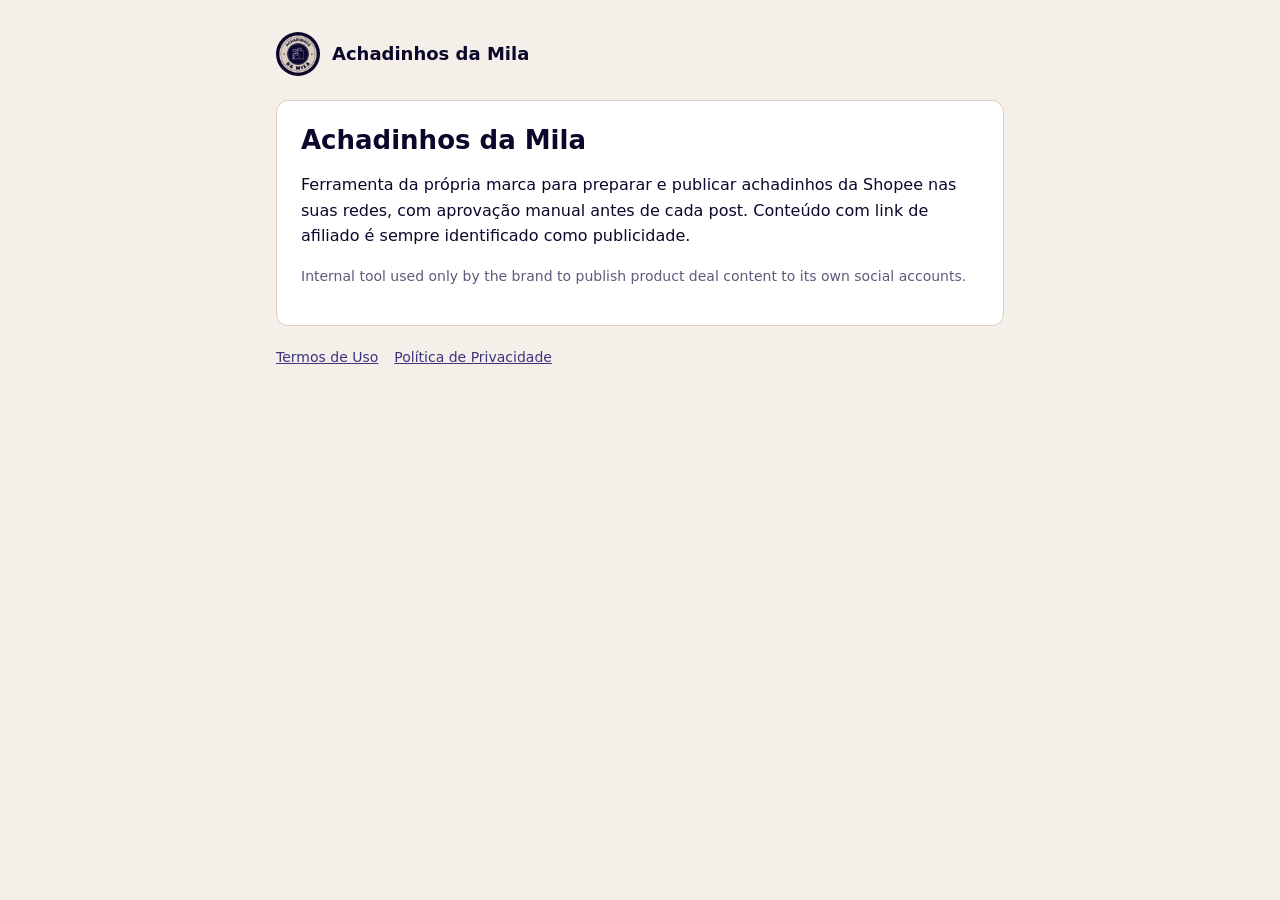
<file: index.html>
<!doctype html>
<html lang="pt-BR">
<head>
<meta charset="utf-8">
<meta name="viewport" content="width=device-width, initial-scale=1">
<title>Achadinhos da Mila</title>
<link rel="stylesheet" href="estilo.css">
</head>
<body>
<main>
<div class="brand"><img src="logo.png" alt="">Achadinhos da Mila</div>
<article>
<h1>Achadinhos da Mila</h1>
<p>Ferramenta da própria marca para preparar e publicar achadinhos da Shopee nas suas redes, com aprovação
manual antes de cada post. Conteúdo com link de afiliado é sempre identificado como publicidade.</p>
<p class="muted">Internal tool used only by the brand to publish product deal content to its own social accounts.</p>
</article>
<nav><a href="termos.html">Termos de Uso</a><a href="privacidade.html">Política de Privacidade</a></nav>
</main>
</body>
</html>
</file>
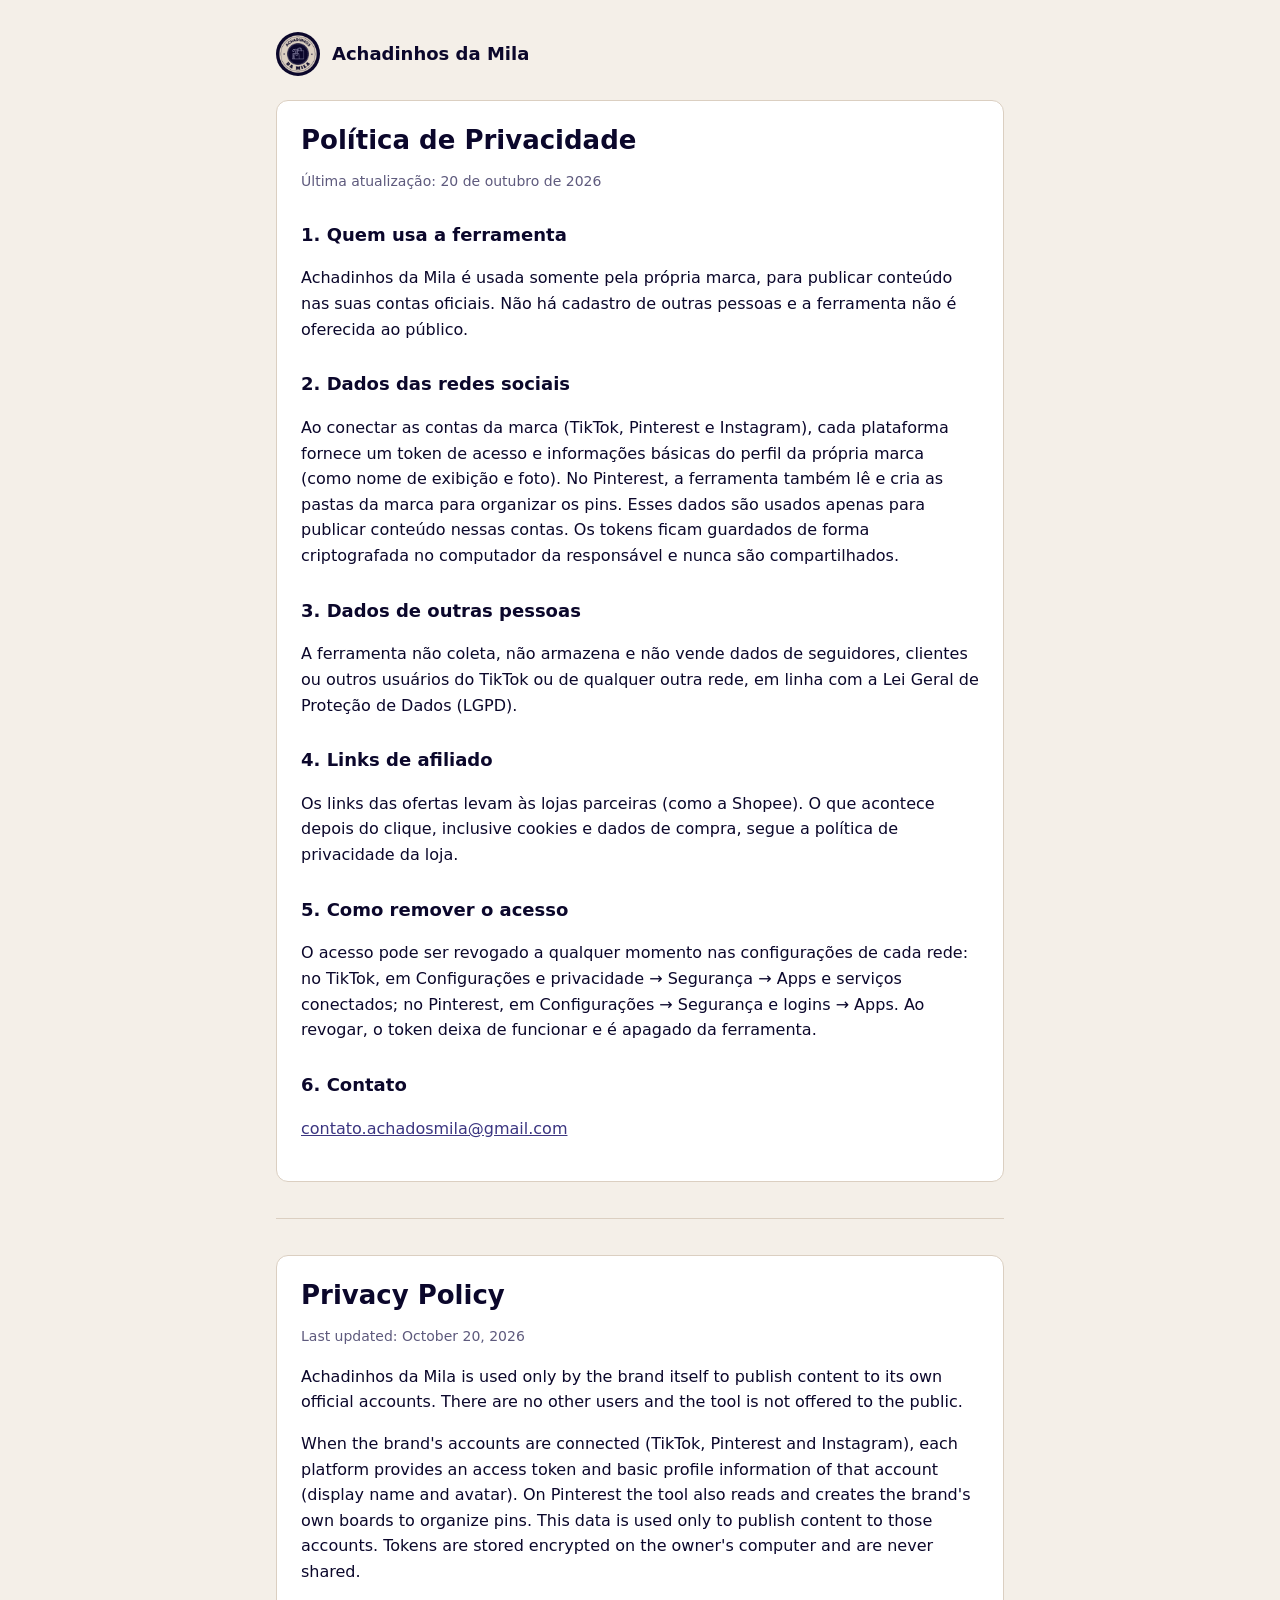
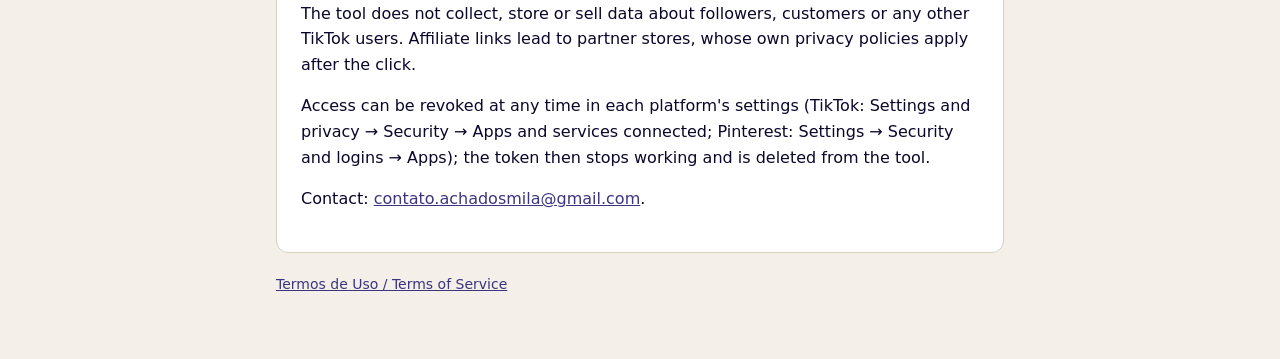
<file: privacidade.html>
<!doctype html>
<html lang="pt-BR">
<head>
<meta charset="utf-8">
<meta name="viewport" content="width=device-width, initial-scale=1">
<title>Política de Privacidade · Achadinhos da Mila</title>
<link rel="stylesheet" href="estilo.css">
</head>
<body>
<main>
<div class="brand"><img src="logo.png" alt="">Achadinhos da Mila</div>
<article>
<h1>Política de Privacidade</h1>
<p class="muted">Última atualização: 20 de outubro de 2026</p>

<h2>1. Quem usa a ferramenta</h2>
<p>Achadinhos da Mila é usada somente pela própria marca, para publicar conteúdo nas suas contas oficiais. Não há
cadastro de outras pessoas e a ferramenta não é oferecida ao público.</p>

<h2>2. Dados das redes sociais</h2>
<p>Ao conectar as contas da marca (TikTok, Pinterest e Instagram), cada plataforma fornece um token de acesso e
informações básicas do perfil da própria marca (como nome de exibição e foto). No Pinterest, a ferramenta também
lê e cria as pastas da marca para organizar os pins. Esses dados são usados apenas para publicar conteúdo nessas
contas. Os tokens ficam guardados de forma criptografada no computador da responsável e nunca são compartilhados.</p>

<h2>3. Dados de outras pessoas</h2>
<p>A ferramenta não coleta, não armazena e não vende dados de seguidores, clientes ou outros usuários do TikTok
ou de qualquer outra rede, em linha com a Lei Geral de Proteção de Dados (LGPD).</p>

<h2>4. Links de afiliado</h2>
<p>Os links das ofertas levam às lojas parceiras (como a Shopee). O que acontece depois do clique, inclusive
cookies e dados de compra, segue a política de privacidade da loja.</p>

<h2>5. Como remover o acesso</h2>
<p>O acesso pode ser revogado a qualquer momento nas configurações de cada rede: no TikTok, em Configurações e
privacidade → Segurança → Apps e serviços conectados; no Pinterest, em Configurações → Segurança e logins → Apps.
Ao revogar, o token deixa de funcionar e é apagado da ferramenta.</p>

<h2>6. Contato</h2>
<p><a href="mailto:contato.achadosmila@gmail.com">contato.achadosmila@gmail.com</a></p>
</article>

<hr>

<article lang="en">
<h1>Privacy Policy</h1>
<p class="muted">Last updated: October 20, 2026</p>
<p>Achadinhos da Mila is used only by the brand itself to publish content to its own official accounts. There are no other
users and the tool is not offered to the public.</p>
<p>When the brand's accounts are connected (TikTok, Pinterest and Instagram), each platform provides an access token
and basic profile information of that account (display name and avatar). On Pinterest the tool also reads and
creates the brand's own boards to organize pins. This data is used only to publish content to those accounts.
Tokens are stored encrypted on the owner's computer and are never shared.</p>
<p>The tool does not collect, store or sell data about followers, customers or any other TikTok users. Affiliate
links lead to partner stores, whose own privacy policies apply after the click.</p>
<p>Access can be revoked at any time in each platform's settings (TikTok: Settings and privacy → Security → Apps and
services connected; Pinterest: Settings → Security and logins → Apps); the token then stops working and is deleted
from the tool.</p>
<p>Contact: <a href="mailto:contato.achadosmila@gmail.com">contato.achadosmila@gmail.com</a>.</p>
</article>

<nav><a href="termos.html">Termos de Uso / Terms of Service</a></nav>
</main>
</body>
</html>
</file>
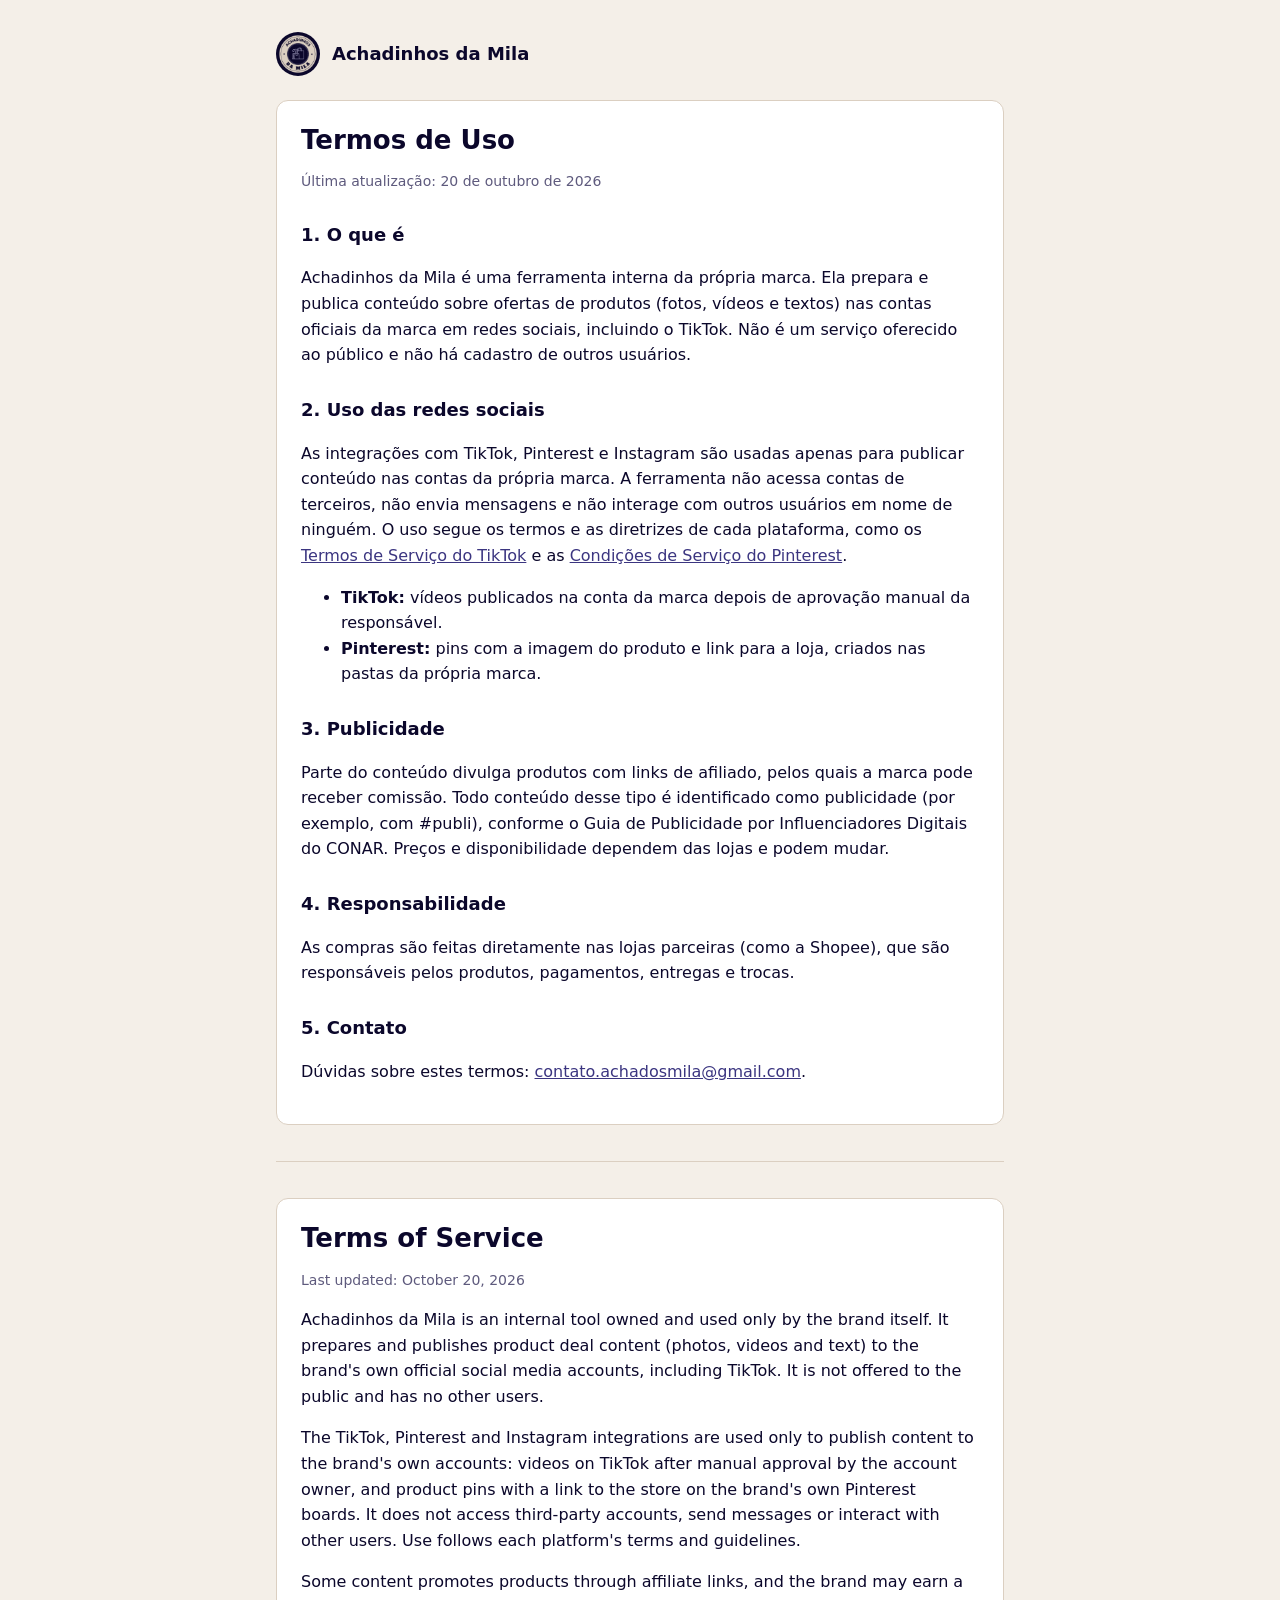
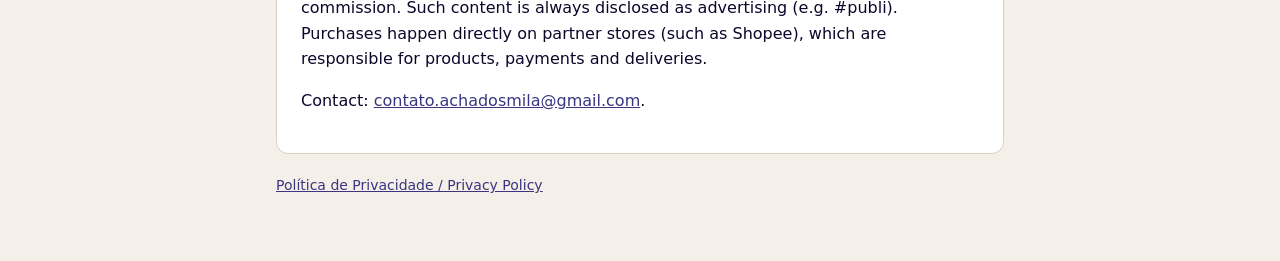
<file: termos.html>
<!doctype html>
<html lang="pt-BR">
<head>
<meta charset="utf-8">
<meta name="viewport" content="width=device-width, initial-scale=1">
<title>Termos de Uso · Achadinhos da Mila</title>
<link rel="stylesheet" href="estilo.css">
</head>
<body>
<main>
<div class="brand"><img src="logo.png" alt="">Achadinhos da Mila</div>
<article>
<h1>Termos de Uso</h1>
<p class="muted">Última atualização: 20 de outubro de 2026</p>

<h2>1. O que é</h2>
<p>Achadinhos da Mila é uma ferramenta interna da própria marca. Ela prepara e publica conteúdo sobre ofertas de produtos
(fotos, vídeos e textos) nas contas oficiais da marca em redes sociais, incluindo o TikTok. Não é um serviço
oferecido ao público e não há cadastro de outros usuários.</p>

<h2>2. Uso das redes sociais</h2>
<p>As integrações com TikTok, Pinterest e Instagram são usadas apenas para publicar conteúdo nas contas da própria
marca. A ferramenta não acessa contas de terceiros, não envia mensagens e não interage com outros usuários em
nome de ninguém. O uso segue os termos e as diretrizes de cada plataforma, como os
<a href="https://www.tiktok.com/legal/page/global/terms-of-service/pt-BR">Termos de Serviço do TikTok</a>
e as <a href="https://policy.pinterest.com/pt-br/terms-of-service">Condições de Serviço do Pinterest</a>.</p>
<ul>
<li><b>TikTok:</b> vídeos publicados na conta da marca depois de aprovação manual da responsável.</li>
<li><b>Pinterest:</b> pins com a imagem do produto e link para a loja, criados nas pastas da própria marca.</li>
</ul>

<h2>3. Publicidade</h2>
<p>Parte do conteúdo divulga produtos com links de afiliado, pelos quais a marca pode receber comissão. Todo
conteúdo desse tipo é identificado como publicidade (por exemplo, com #publi), conforme o Guia de Publicidade
por Influenciadores Digitais do CONAR. Preços e disponibilidade dependem das lojas e podem mudar.</p>

<h2>4. Responsabilidade</h2>
<p>As compras são feitas diretamente nas lojas parceiras (como a Shopee), que são responsáveis pelos produtos,
pagamentos, entregas e trocas.</p>

<h2>5. Contato</h2>
<p>Dúvidas sobre estes termos: <a href="mailto:contato.achadosmila@gmail.com">contato.achadosmila@gmail.com</a>.</p>
</article>

<hr>

<article lang="en">
<h1>Terms of Service</h1>
<p class="muted">Last updated: October 20, 2026</p>
<p>Achadinhos da Mila is an internal tool owned and used only by the brand itself. It prepares and publishes product
deal content (photos, videos and text) to the brand's own official social media accounts, including TikTok. It is
not offered to the public and has no other users.</p>
<p>The TikTok, Pinterest and Instagram integrations are used only to publish content to the brand's own accounts:
videos on TikTok after manual approval by the account owner, and product pins with a link to the store on the
brand's own Pinterest boards. It does not access third-party accounts, send messages or interact with other users.
Use follows each platform's terms and guidelines.</p>
<p>Some content promotes products through affiliate links, and the brand may earn a commission. Such content is
always disclosed as advertising (e.g. #publi). Purchases happen directly on partner stores (such as Shopee),
which are responsible for products, payments and deliveries.</p>
<p>Contact: <a href="mailto:contato.achadosmila@gmail.com">contato.achadosmila@gmail.com</a>.</p>
</article>

<nav><a href="privacidade.html">Política de Privacidade / Privacy Policy</a></nav>
</main>
</body>
</html>
</file>
<file: estilo.css>
:root{--bg:#F4EFE8;--card:#fff;--ink:#0B072B;--muted:#5E5A7D;--line:#DBCFC1;--accent:#0B072B;--lilas:#B2AECF}
*{box-sizing:border-box}
body{margin:0;background:var(--bg);color:var(--ink);font:16px/1.6 system-ui,-apple-system,"Segoe UI",Roboto,sans-serif}
main{max-width:760px;margin:0 auto;padding:32px 16px 64px}
.brand{display:flex;align-items:center;gap:12px;font-weight:800;font-size:18px;margin-bottom:24px}
.brand img{width:44px;height:44px;border-radius:50%}
article{background:var(--card);border:1px solid var(--line);border-radius:12px;padding:24px}
h1{font-size:26px;line-height:1.2;margin:0 0 4px}
h2{font-size:18px;margin:28px 0 6px}
.muted{color:var(--muted);font-size:14px}
hr{border:0;border-top:1px solid var(--line);margin:36px 0}
a{color:#3B3580}
nav{display:flex;gap:16px;margin-top:20px;font-size:14px}
</file>
